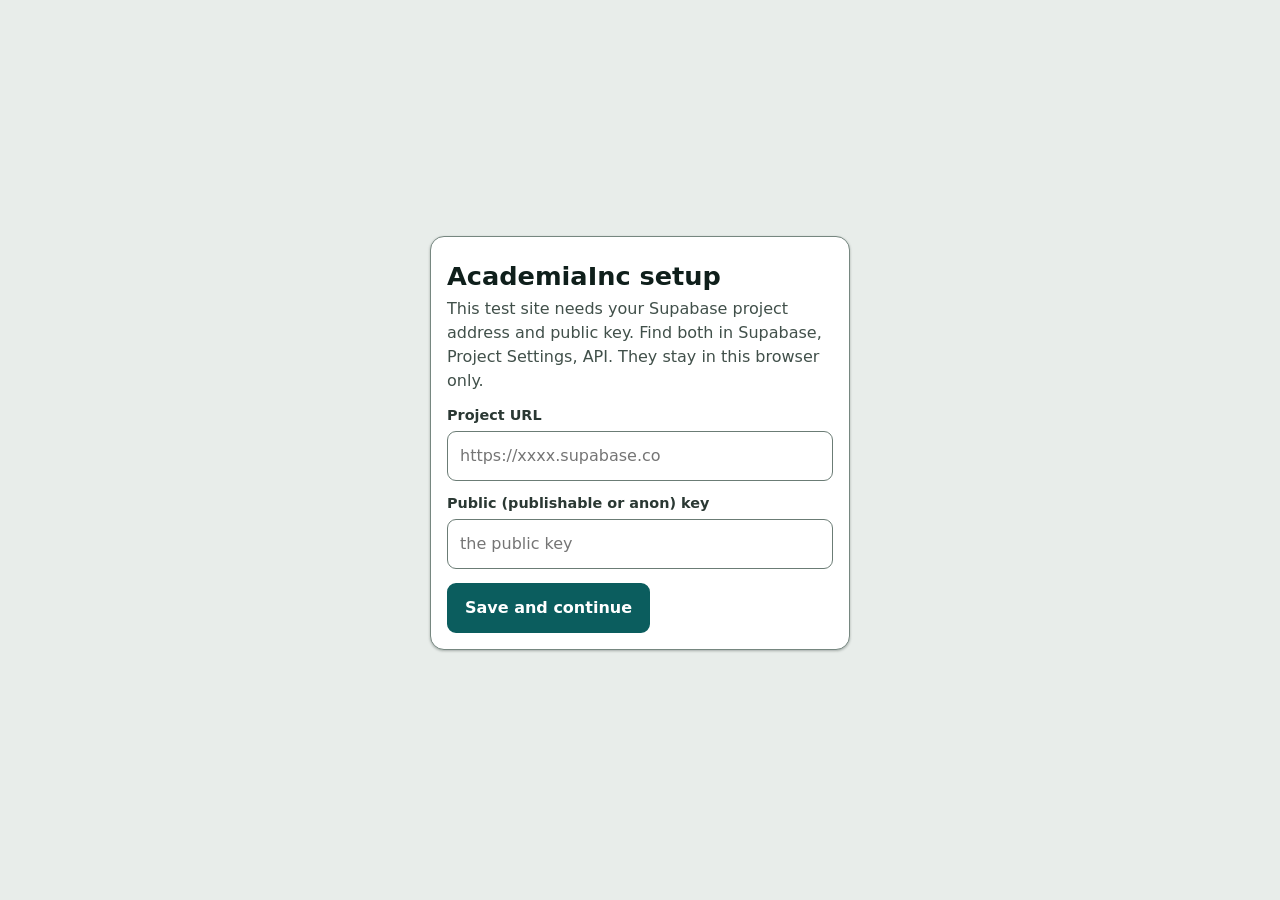
<file: index.html>
<!doctype html>
<html lang="en">
<head>
<meta charset="utf-8">
<meta name="viewport" content="width=device-width, initial-scale=1, viewport-fit=cover">
<meta name="robots" content="noindex">
<meta name="color-scheme" content="light dark">
<title>AcademiaInc</title>
<link rel="stylesheet" href="style.css?v=8">
</head>
<body>
<div id="app"><p style="padding:24px">Loading AcademiaInc…</p></div>
<noscript><p style="padding:24px">AcademiaInc needs JavaScript to run.</p></noscript>
<script src="config.js?v=8"></script>
<script src="api.js?v=8"></script>
<script src="setup.js?v=8"></script>
<script src="students.js?v=8"></script>
<script src="marks.js?v=8"></script>
<script src="marks_import.js?v=8"></script>
<script src="strands.js?v=8"></script>
<script src="app.js?v=8"></script>
</body>
</html>
</file>
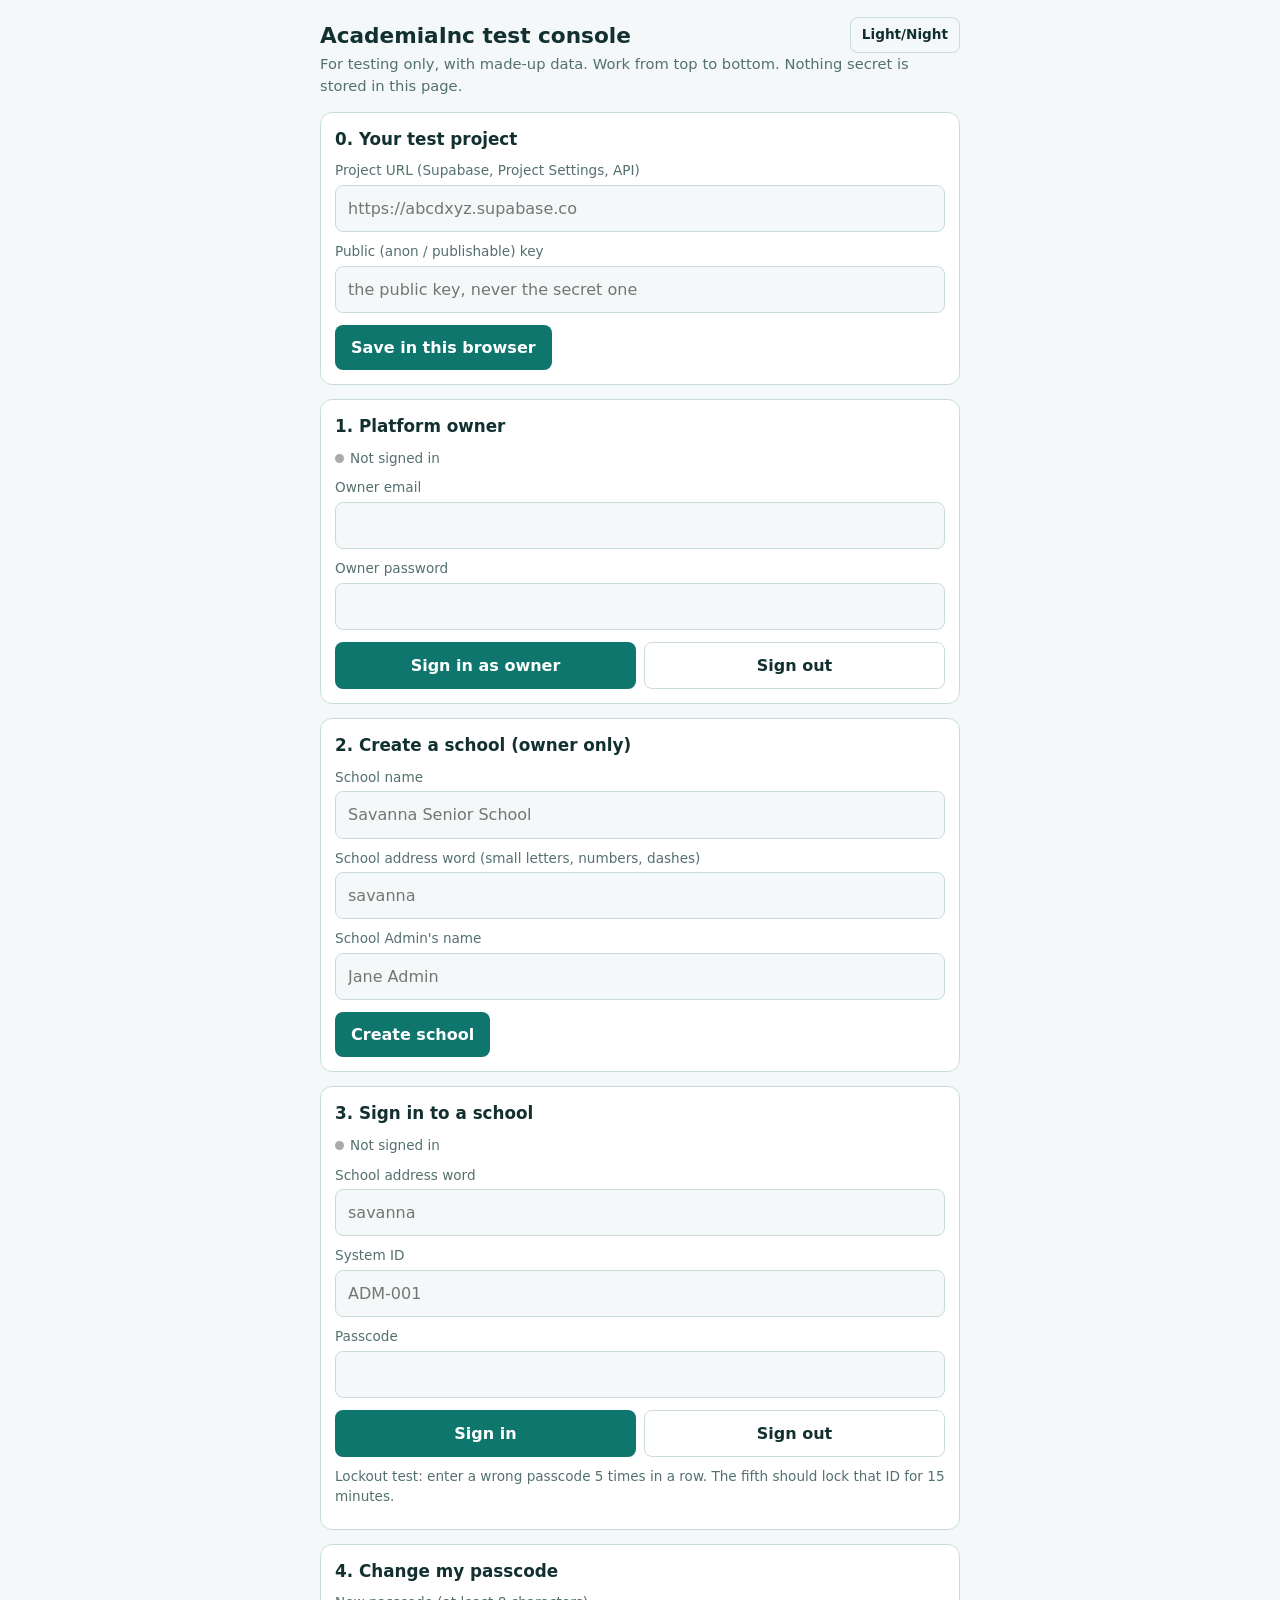
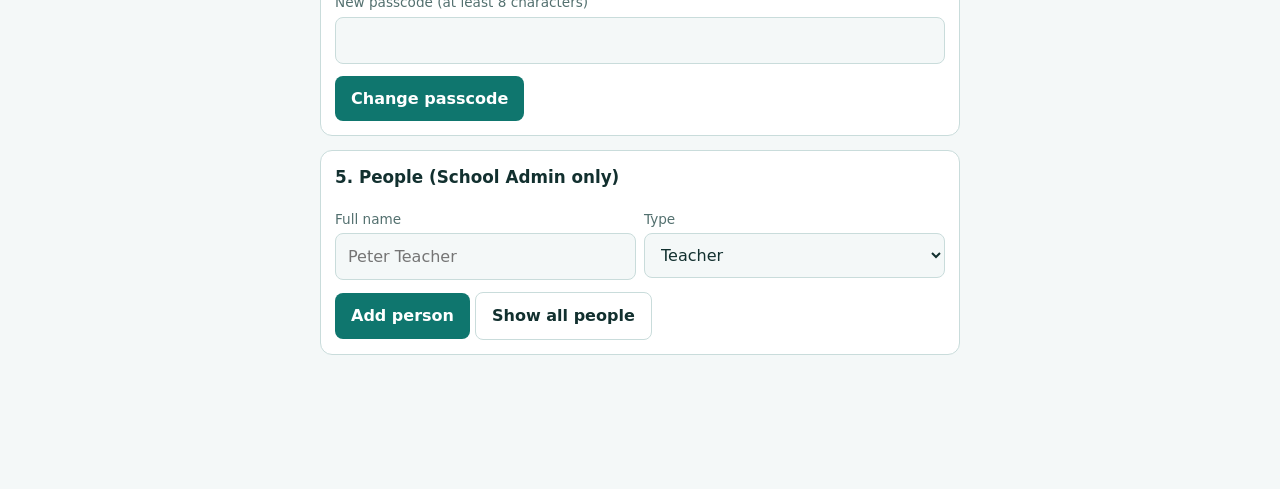
<file: Academic-test.html>
<!doctype html>
<html lang="en">
<head>
<meta charset="utf-8">
<meta name="viewport" content="width=device-width, initial-scale=1">
<meta name="robots" content="noindex">
<title>AcademiaInc test console</title>
<style>
:root{--bg:#f4f8f8;--card:#fff;--ink:#12302f;--mute:#53706f;--line:#c9dcdb;--teal:#0f766e;--teal-ink:#fff;--ok:#0b6b3a;--okbg:#e4f5ea;--bad:#a12121;--badbg:#fdeaea;--warn:#7a5a00;--warnbg:#fff4d6}
@media (prefers-color-scheme:dark){:root:not([data-theme="light"]){--bg:#0d1b1b;--card:#132626;--ink:#e6f2f1;--mute:#9bb5b3;--line:#2a4443;--teal:#2dd4bf;--teal-ink:#06201d;--ok:#7be0a3;--okbg:#0f2c1d;--bad:#ff9b9b;--badbg:#3a1616;--warn:#ffd36b;--warnbg:#3a2f0c}}
:root[data-theme="dark"]{--bg:#0d1b1b;--card:#132626;--ink:#e6f2f1;--mute:#9bb5b3;--line:#2a4443;--teal:#2dd4bf;--teal-ink:#06201d;--ok:#7be0a3;--okbg:#0f2c1d;--bad:#ff9b9b;--badbg:#3a1616;--warn:#ffd36b;--warnbg:#3a2f0c}
*{box-sizing:border-box}
body{margin:0;background:var(--bg);color:var(--ink);font:16px/1.45 system-ui,-apple-system,Segoe UI,Roboto,sans-serif;padding:16px 16px 120px}
main{max-width:640px;margin:0 auto}
h1{font-size:1.35rem;margin:4px 0 2px}
h2{font-size:1.05rem;margin:0 0 10px}
p.sub{color:var(--mute);margin:0 0 16px;font-size:.92rem}
section{background:var(--card);border:1px solid var(--line);border-radius:12px;padding:14px;margin:0 0 14px}
label{display:block;font-size:.85rem;color:var(--mute);margin:10px 0 4px}
input,select{width:100%;padding:11px 12px;border:1px solid var(--line);border-radius:8px;background:var(--bg);color:var(--ink);font:inherit}
input:focus,select:focus,button:focus-visible{outline:2px solid var(--teal);outline-offset:1px}
button{margin-top:12px;padding:11px 16px;border:0;border-radius:8px;background:var(--teal);color:var(--teal-ink);font:inherit;font-weight:600;cursor:pointer}
button.ghost{background:transparent;color:var(--ink);border:1px solid var(--line)}
button.small{padding:7px 11px;margin:0;font-size:.85rem}
button:disabled{opacity:.5}
.row{display:flex;gap:8px;flex-wrap:wrap}
.row>*{flex:1 1 140px}
.msg{margin-top:12px;padding:10px 12px;border-radius:8px;font-size:.92rem;word-break:break-word}
.msg.ok{background:var(--okbg);color:var(--ok)}
.msg.bad{background:var(--badbg);color:var(--bad)}
.msg.warn{background:var(--warnbg);color:var(--warn)}
.pass{font:600 1.25rem ui-monospace,Menlo,Consolas,monospace;letter-spacing:.04em;margin:6px 0;user-select:all}
.status{font-size:.85rem;color:var(--mute);margin:0 0 8px}
.dot{display:inline-block;width:9px;height:9px;border-radius:50%;background:#aaa;margin-right:6px}
.dot.on{background:#1aa76a}
.person{display:flex;align-items:center;justify-content:space-between;gap:8px;padding:8px 0;border-top:1px solid var(--line)}
.person:first-child{border-top:0}
.top{display:flex;justify-content:space-between;align-items:center}
</style>
</head>
<body>
<main>
<div class="top"><h1>AcademiaInc test console</h1><button class="ghost small" id="theme" type="button">Light/Night</button></div>
<p class="sub">For testing only, with made-up data. Work from top to bottom. Nothing secret is stored in this page.</p>

<section id="s0">
  <h2>0. Your test project</h2>
  <label for="url">Project URL (Supabase, Project Settings, API)</label>
  <input id="url" type="url" placeholder="https://abcdxyz.supabase.co" autocomplete="off">
  <label for="key">Public (anon / publishable) key</label>
  <input id="key" type="text" placeholder="the public key, never the secret one" autocomplete="off">
  <button id="save" type="button">Save in this browser</button>
  <div id="m0"></div>
</section>

<section id="s1">
  <h2>1. Platform owner</h2>
  <p class="status"><span class="dot" id="d1"></span><span id="st1">Not signed in</span></p>
  <label for="oe">Owner email</label>
  <input id="oe" type="email" autocomplete="username">
  <label for="op">Owner password</label>
  <input id="op" type="password" autocomplete="current-password">
  <div class="row"><button id="osign" type="button">Sign in as owner</button><button id="oout" class="ghost" type="button">Sign out</button></div>
  <div id="m1"></div>
</section>

<section id="s2">
  <h2>2. Create a school (owner only)</h2>
  <label for="cn">School name</label>
  <input id="cn" placeholder="Savanna Senior School">
  <label for="cs">School address word (small letters, numbers, dashes)</label>
  <input id="cs" placeholder="savanna" autocapitalize="none">
  <label for="ca">School Admin's name</label>
  <input id="ca" placeholder="Jane Admin">
  <button id="mkschool" type="button">Create school</button>
  <div id="m2"></div>
</section>

<section id="s3">
  <h2>3. Sign in to a school</h2>
  <p class="status"><span class="dot" id="d3"></span><span id="st3">Not signed in</span></p>
  <label for="ls">School address word</label>
  <input id="ls" placeholder="savanna" autocapitalize="none">
  <label for="li">System ID</label>
  <input id="li" placeholder="ADM-001" autocapitalize="characters" autocomplete="username">
  <label for="lp">Passcode</label>
  <input id="lp" type="password" autocomplete="current-password">
  <div class="row"><button id="lsign" type="button">Sign in</button><button id="lout" class="ghost" type="button">Sign out</button></div>
  <p class="status" style="margin-top:10px">Lockout test: enter a wrong passcode 5 times in a row. The fifth should lock that ID for 15 minutes.</p>
  <div id="m3"></div>
</section>

<section id="s4">
  <h2>4. Change my passcode</h2>
  <label for="np">New passcode (at least 8 characters)</label>
  <input id="np" type="password" autocomplete="new-password">
  <button id="chg" type="button">Change passcode</button>
  <div id="m4"></div>
</section>

<section id="s5">
  <h2>5. People (School Admin only)</h2>
  <div class="row">
    <div><label for="un">Full name</label><input id="un" placeholder="Peter Teacher"></div>
    <div><label for="uk">Type</label><select id="uk"><option value="staff">Teacher</option><option value="guardian">Parent</option></select></div>
  </div>
  <button id="mkuser" type="button">Add person</button>
  <button id="list" class="ghost" type="button">Show all people</button>
  <div id="m5"></div>
  <div id="people"></div>
</section>
</main>

<script>
"use strict";
const $ = (id) => document.getElementById(id);
const S = { owner: null, school: null };           // tokens live only in memory
function store(k, v){ try{ if(v===undefined) return localStorage.getItem(k); localStorage.setItem(k, v);}catch(_){ return null; } }

function show(id, kind, text, extra){
  const box = $(id); box.replaceChildren();
  const d = document.createElement("div"); d.className = "msg " + kind; d.textContent = text; box.appendChild(d);
  if (extra) box.appendChild(extra);
}
function passBlock(label, who, code){
  const w = document.createElement("div");
  const l = document.createElement("div"); l.textContent = label + " " + who + " - shown once, write it down:";
  const p = document.createElement("div"); p.className = "pass"; p.textContent = code;
  const h = document.createElement("button"); h.type = "button"; h.className = "ghost small"; h.textContent = "Hide passcode";
  h.onclick = () => { w.parentNode && w.parentNode.replaceChildren(); };
  w.append(l, p, h); return w;
}
function cfg(){
  const url = $("url").value.trim().replace(/\/+$/,""), key = $("key").value.trim();
  if(!/^https:\/\/[a-z0-9-]+\.supabase\.co$/i.test(url) || key.length < 20) return null;
  return {url, key};
}
async function call(path, {method="POST", token, body}={}){
  const c = cfg(); if(!c) throw new Error("Save your project URL and public key in step 0 first.");
  const headers = {"apikey": c.key, "Content-Type": "application/json"};
  if(token) headers["Authorization"] = "Bearer " + token;
  const r = await fetch(c.url + path, {method, headers, body: body ? JSON.stringify(body) : undefined});
  let data = null; try{ data = await r.json(); }catch(_){}
  return {status: r.status, data};
}
const fn = (name, token, body) => call("/functions/v1/" + name, {token: token || undefined, body});
function setState(which, on, text){
  $(which==="owner"?"d1":"d3").className = "dot" + (on?" on":"");
  $(which==="owner"?"st1":"st3").textContent = text;
}
function busy(btn, on){ btn.disabled = on; }

$("theme").onclick = () => {
  const r = document.documentElement, cur = r.getAttribute("data-theme");
  const next = cur === "dark" ? "light" : "dark"; r.setAttribute("data-theme", next); store("theme", next);
};
{ const t = store("theme"); if(t==="light"||t==="dark") document.documentElement.setAttribute("data-theme", t); }
$("url").value = store("url") || ""; $("key").value = store("key") || "";

$("save").onclick = () => {
  if(!cfg()) return show("m0","bad","The URL should look like https://xxxx.supabase.co, and the key is the long public one.");
  store("url", $("url").value.trim()); store("key", $("key").value.trim());
  show("m0","ok","Saved in this browser only.");
};

$("osign").onclick = async (e) => {
  busy(e.target, true);
  try{
    const r = await call("/auth/v1/token?grant_type=password", {body:{email:$("oe").value.trim(), password:$("op").value}});
    if(r.status !== 200 || !r.data?.access_token) return show("m1","bad","Sign-in failed. Check the email and password.");
    S.owner = r.data.access_token; $("op").value = "";
    setState("owner", true, "Signed in as the platform owner");
    show("m1","ok","Signed in.");
  }catch(err){ show("m1","bad", err.message); } finally{ busy(e.target,false); }
};
$("oout").onclick = () => { S.owner = null; setState("owner", false, "Not signed in"); show("m1","ok","Signed out."); };

$("mkschool").onclick = async (e) => {
  if(!S.owner) return show("m2","bad","Sign in as the owner first (step 1).");
  busy(e.target, true);
  try{
    const r = await fn("create-school", S.owner, {name:$("cn").value, subdomain:$("cs").value, admin_name:$("ca").value});
    if(r.status !== 200) return show("m2","bad", r.data?.error || "Could not create the school (code " + r.status + ").");
    show("m2","ok","School created. Sign in to it in step 3 with this System ID.", passBlock("Passcode for", r.data.admin_system_id, r.data.passcode));
    $("ls").value = r.data.subdomain; $("li").value = r.data.admin_system_id;
  }catch(err){ show("m2","bad", err.message); } finally{ busy(e.target,false); }
};

$("lsign").onclick = async (e) => {
  busy(e.target, true);
  try{
    const r = await fn("login", null, {school:$("ls").value, system_id:$("li").value, passcode:$("lp").value});
    if(r.status === 200 && r.data?.session){
      S.school = r.data.session.access_token; $("lp").value = "";
      const u = r.data.user;
      setState("school", true, u.full_name + " (" + u.system_id + ", " + u.account_type + ")");
      show("m3", u.must_change_passcode ? "warn" : "ok", u.must_change_passcode ? "Signed in. You must change this passcode in step 4." : "Signed in.");
    } else {
      show("m3", r.status === 429 ? "warn" : "bad", r.data?.error || "Sign-in failed (code " + r.status + ").");
    }
  }catch(err){ show("m3","bad", err.message); } finally{ busy(e.target,false); }
};
$("lout").onclick = () => { S.school = null; hidePeople(); $("m5").replaceChildren(); setState("school", false, "Not signed in"); show("m3","ok","Signed out."); };

$("chg").onclick = async (e) => {
  if(!S.school) return show("m4","bad","Sign in to a school first (step 3).");
  busy(e.target, true);
  try{
    const r = await fn("change-passcode", S.school, {new_passcode:$("np").value});
    if(r.status === 200){ $("np").value = ""; show("m4","ok","Passcode changed. Sign out and sign in again with the new one."); }
    else show("m4","bad", r.data?.error || r.data?.msg || "Could not change it (code " + r.status + ").");
  }catch(err){ show("m4","bad", err.message); } finally{ busy(e.target,false); }
};

$("mkuser").onclick = async (e) => {
  if(!S.school) return show("m5","bad","Sign in as the School Admin first (step 3).");
  busy(e.target, true);
  try{
    const r = await fn("create-user", S.school, {full_name:$("un").value, kind:$("uk").value});
    if(r.status !== 200) return show("m5","bad", r.data?.error || "Could not add the person (code " + r.status + ").");
    show("m5","ok","Added.", passBlock("First passcode for", r.data.system_id, r.data.passcode));
    $("un").value = "";
  }catch(err){ show("m5","bad", err.message); } finally{ busy(e.target,false); }
};

async function loadPeople(){
  const r = await call("/rest/v1/users?select=id,system_id,full_name,account_type,must_change_passcode&order=system_id", {method:"GET", token:S.school});
  const box = $("people"); box.replaceChildren();
  if(r.status !== 200 || !Array.isArray(r.data)) return show("m5","bad","Could not load the list (code " + r.status + ").");
  r.data.forEach((p) => {
    const row = document.createElement("div"); row.className = "person";
    const t = document.createElement("div"); t.textContent = p.system_id + " - " + p.full_name;
    const b = document.createElement("button"); b.type = "button"; b.className = "ghost small"; b.textContent = "Reset passcode";
    b.onclick = async () => {
      b.disabled = true;
      const x = await fn("reset-passcode", S.school, {user_id:p.id});
      if(x.status === 200) show("m5","ok","Reset.", passBlock("New passcode for", x.data.system_id, x.data.passcode));
      else show("m5","bad", x.data?.error || "Could not reset (code " + x.status + ").");
      b.disabled = false;
    };
    if(p.account_type !== "school_admin") row.append(t, b); else row.append(t);
    box.appendChild(row);
  });
}
let peopleOpen = false;
function hidePeople(){ peopleOpen = false; $("people").replaceChildren(); $("list").textContent = "Show all people"; }
$("list").onclick = async (e) => {
  if(peopleOpen) return hidePeople();
  if(!S.school) return show("m5","bad","Sign in as the School Admin first (step 3).");
  busy(e.target, true);
  try{ await loadPeople(); peopleOpen = true; e.target.textContent = "Hide people"; }
  catch(err){ show("m5","bad", err.message); } finally{ busy(e.target,false); }
};
</script>
</body>
</html>
</file>
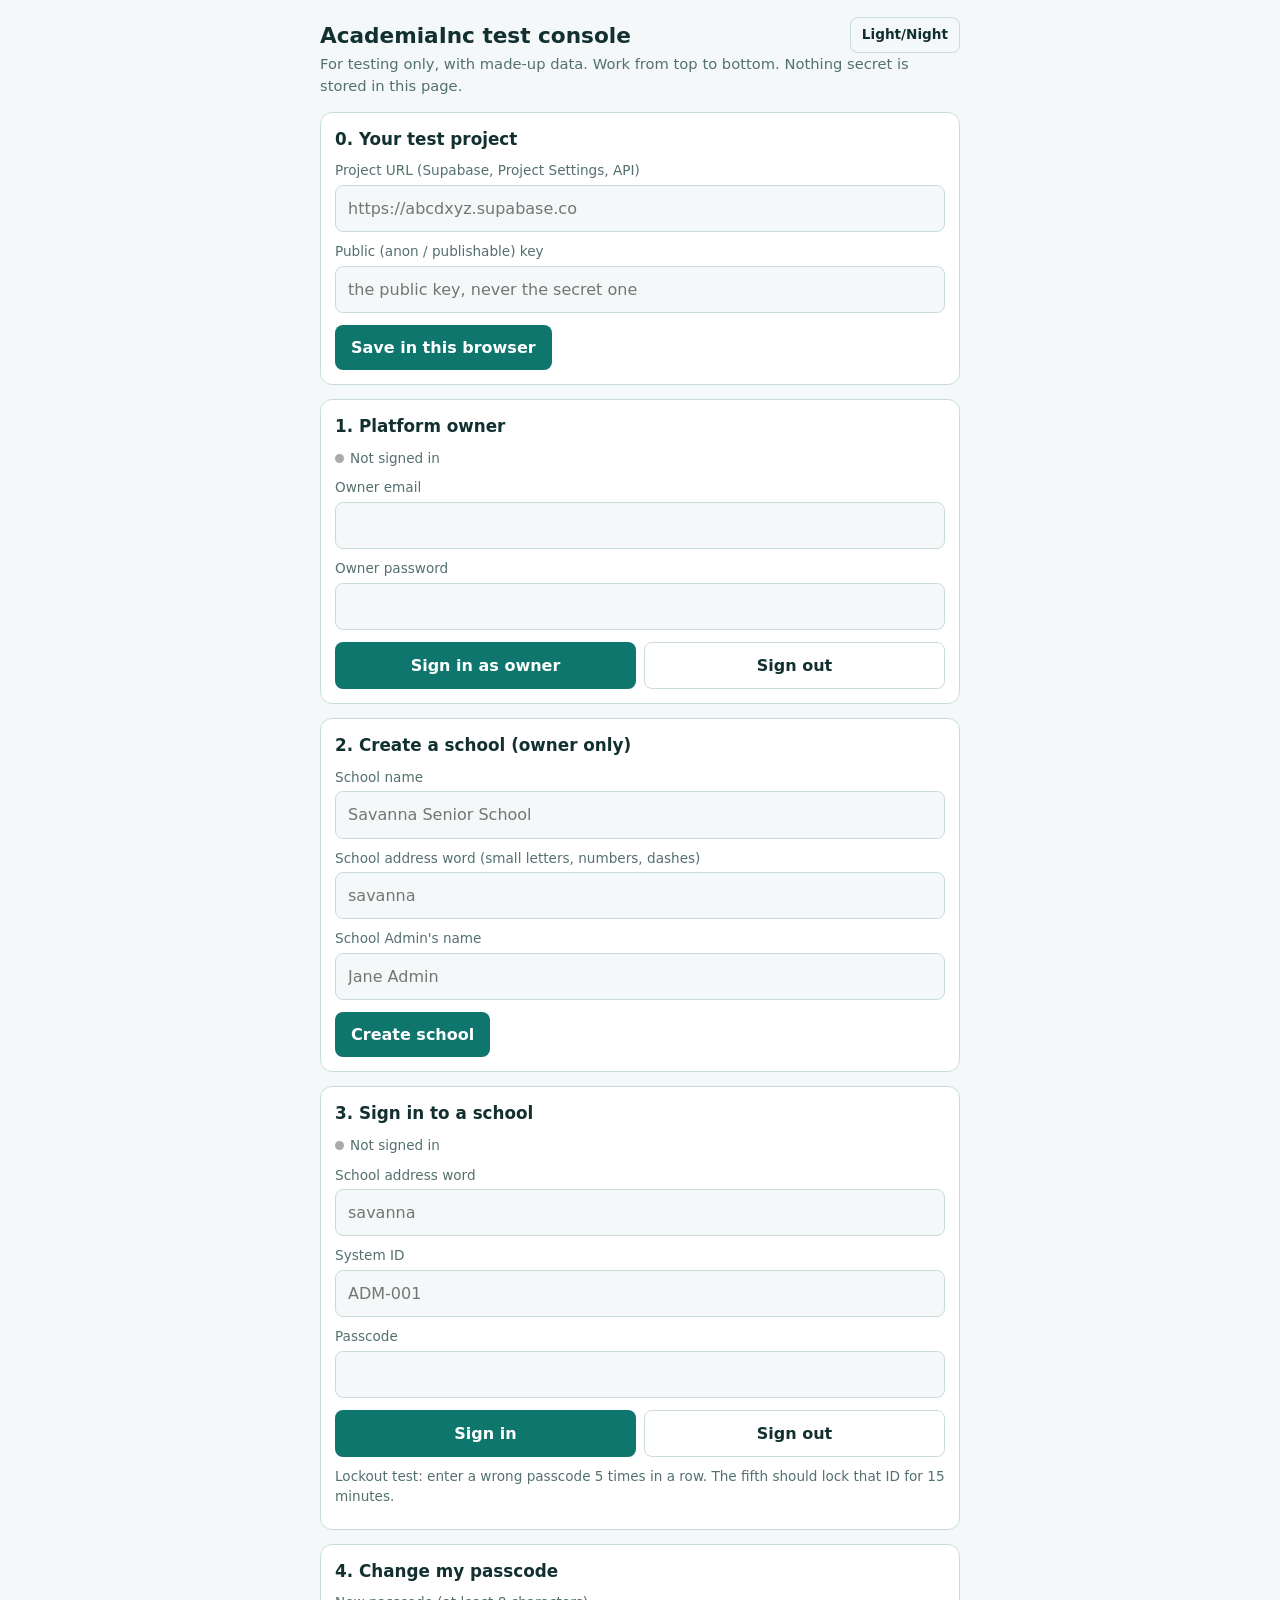
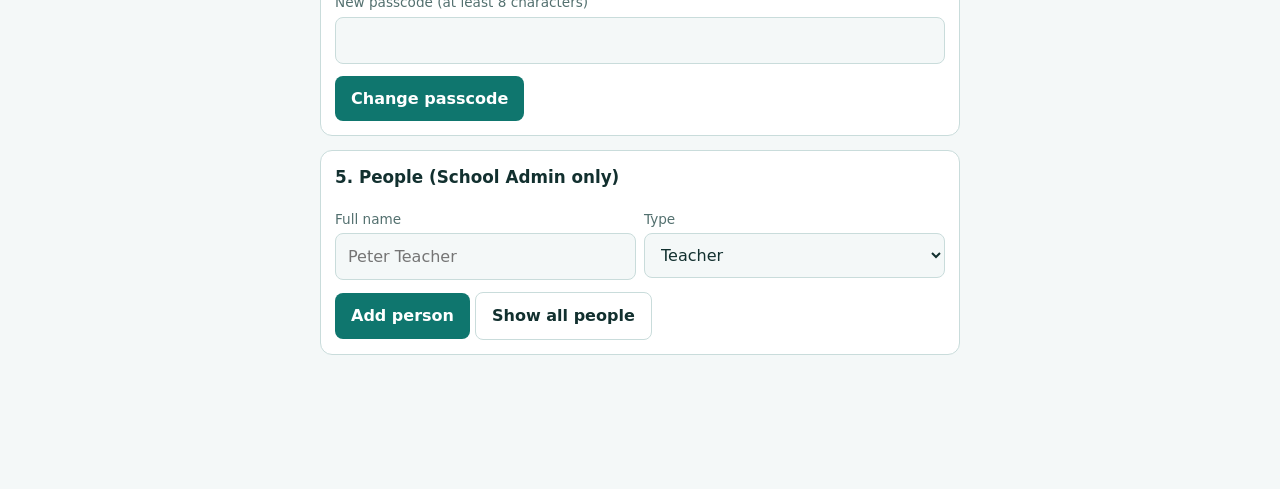
<file: index (1).html>
<!doctype html>
<html lang="en">
<head>
<meta charset="utf-8">
<meta name="viewport" content="width=device-width, initial-scale=1">
<meta name="robots" content="noindex">
<title>AcademiaInc test console</title>
<style>
:root{--bg:#f4f8f8;--card:#fff;--ink:#12302f;--mute:#53706f;--line:#c9dcdb;--teal:#0f766e;--teal-ink:#fff;--ok:#0b6b3a;--okbg:#e4f5ea;--bad:#a12121;--badbg:#fdeaea;--warn:#7a5a00;--warnbg:#fff4d6}
@media (prefers-color-scheme:dark){:root:not([data-theme="light"]){--bg:#0d1b1b;--card:#132626;--ink:#e6f2f1;--mute:#9bb5b3;--line:#2a4443;--teal:#2dd4bf;--teal-ink:#06201d;--ok:#7be0a3;--okbg:#0f2c1d;--bad:#ff9b9b;--badbg:#3a1616;--warn:#ffd36b;--warnbg:#3a2f0c}}
:root[data-theme="dark"]{--bg:#0d1b1b;--card:#132626;--ink:#e6f2f1;--mute:#9bb5b3;--line:#2a4443;--teal:#2dd4bf;--teal-ink:#06201d;--ok:#7be0a3;--okbg:#0f2c1d;--bad:#ff9b9b;--badbg:#3a1616;--warn:#ffd36b;--warnbg:#3a2f0c}
*{box-sizing:border-box}
body{margin:0;background:var(--bg);color:var(--ink);font:16px/1.45 system-ui,-apple-system,Segoe UI,Roboto,sans-serif;padding:16px 16px 120px}
main{max-width:640px;margin:0 auto}
h1{font-size:1.35rem;margin:4px 0 2px}
h2{font-size:1.05rem;margin:0 0 10px}
p.sub{color:var(--mute);margin:0 0 16px;font-size:.92rem}
section{background:var(--card);border:1px solid var(--line);border-radius:12px;padding:14px;margin:0 0 14px}
label{display:block;font-size:.85rem;color:var(--mute);margin:10px 0 4px}
input,select{width:100%;padding:11px 12px;border:1px solid var(--line);border-radius:8px;background:var(--bg);color:var(--ink);font:inherit}
input:focus,select:focus,button:focus-visible{outline:2px solid var(--teal);outline-offset:1px}
button{margin-top:12px;padding:11px 16px;border:0;border-radius:8px;background:var(--teal);color:var(--teal-ink);font:inherit;font-weight:600;cursor:pointer}
button.ghost{background:transparent;color:var(--ink);border:1px solid var(--line)}
button.small{padding:7px 11px;margin:0;font-size:.85rem}
button:disabled{opacity:.5}
.row{display:flex;gap:8px;flex-wrap:wrap}
.row>*{flex:1 1 140px}
.msg{margin-top:12px;padding:10px 12px;border-radius:8px;font-size:.92rem;word-break:break-word}
.msg.ok{background:var(--okbg);color:var(--ok)}
.msg.bad{background:var(--badbg);color:var(--bad)}
.msg.warn{background:var(--warnbg);color:var(--warn)}
.pass{font:600 1.25rem ui-monospace,Menlo,Consolas,monospace;letter-spacing:.04em;margin:6px 0;user-select:all}
.status{font-size:.85rem;color:var(--mute);margin:0 0 8px}
.dot{display:inline-block;width:9px;height:9px;border-radius:50%;background:#aaa;margin-right:6px}
.dot.on{background:#1aa76a}
.person{display:flex;align-items:center;justify-content:space-between;gap:8px;padding:8px 0;border-top:1px solid var(--line)}
.person:first-child{border-top:0}
.top{display:flex;justify-content:space-between;align-items:center}
</style>
</head>
<body>
<main>
<div class="top"><h1>AcademiaInc test console</h1><button class="ghost small" id="theme" type="button">Light/Night</button></div>
<p class="sub">For testing only, with made-up data. Work from top to bottom. Nothing secret is stored in this page.</p>

<section id="s0">
  <h2>0. Your test project</h2>
  <label for="url">Project URL (Supabase, Project Settings, API)</label>
  <input id="url" type="url" placeholder="https://abcdxyz.supabase.co" autocomplete="off">
  <label for="key">Public (anon / publishable) key</label>
  <input id="key" type="text" placeholder="the public key, never the secret one" autocomplete="off">
  <button id="save" type="button">Save in this browser</button>
  <div id="m0"></div>
</section>

<section id="s1">
  <h2>1. Platform owner</h2>
  <p class="status"><span class="dot" id="d1"></span><span id="st1">Not signed in</span></p>
  <label for="oe">Owner email</label>
  <input id="oe" type="email" autocomplete="username">
  <label for="op">Owner password</label>
  <input id="op" type="password" autocomplete="current-password">
  <div class="row"><button id="osign" type="button">Sign in as owner</button><button id="oout" class="ghost" type="button">Sign out</button></div>
  <div id="m1"></div>
</section>

<section id="s2">
  <h2>2. Create a school (owner only)</h2>
  <label for="cn">School name</label>
  <input id="cn" placeholder="Savanna Senior School">
  <label for="cs">School address word (small letters, numbers, dashes)</label>
  <input id="cs" placeholder="savanna" autocapitalize="none">
  <label for="ca">School Admin's name</label>
  <input id="ca" placeholder="Jane Admin">
  <button id="mkschool" type="button">Create school</button>
  <div id="m2"></div>
</section>

<section id="s3">
  <h2>3. Sign in to a school</h2>
  <p class="status"><span class="dot" id="d3"></span><span id="st3">Not signed in</span></p>
  <label for="ls">School address word</label>
  <input id="ls" placeholder="savanna" autocapitalize="none">
  <label for="li">System ID</label>
  <input id="li" placeholder="ADM-001" autocapitalize="characters" autocomplete="username">
  <label for="lp">Passcode</label>
  <input id="lp" type="password" autocomplete="current-password">
  <div class="row"><button id="lsign" type="button">Sign in</button><button id="lout" class="ghost" type="button">Sign out</button></div>
  <p class="status" style="margin-top:10px">Lockout test: enter a wrong passcode 5 times in a row. The fifth should lock that ID for 15 minutes.</p>
  <div id="m3"></div>
</section>

<section id="s4">
  <h2>4. Change my passcode</h2>
  <label for="np">New passcode (at least 8 characters)</label>
  <input id="np" type="password" autocomplete="new-password">
  <button id="chg" type="button">Change passcode</button>
  <div id="m4"></div>
</section>

<section id="s5">
  <h2>5. People (School Admin only)</h2>
  <div class="row">
    <div><label for="un">Full name</label><input id="un" placeholder="Peter Teacher"></div>
    <div><label for="uk">Type</label><select id="uk"><option value="staff">Teacher</option><option value="guardian">Parent</option></select></div>
  </div>
  <button id="mkuser" type="button">Add person</button>
  <button id="list" class="ghost" type="button">Show all people</button>
  <div id="m5"></div>
  <div id="people"></div>
</section>
</main>

<script>
"use strict";
const $ = (id) => document.getElementById(id);
const S = { owner: null, school: null };           // tokens live only in memory
function store(k, v){ try{ if(v===undefined) return localStorage.getItem(k); localStorage.setItem(k, v);}catch(_){ return null; } }

function show(id, kind, text, extra){
  const box = $(id); box.replaceChildren();
  const d = document.createElement("div"); d.className = "msg " + kind; d.textContent = text; box.appendChild(d);
  if (extra) box.appendChild(extra);
}
function passBlock(label, who, code){
  const w = document.createElement("div");
  const l = document.createElement("div"); l.textContent = label + " " + who + " - shown once, write it down:";
  const p = document.createElement("div"); p.className = "pass"; p.textContent = code;
  w.append(l, p); return w;
}
function cfg(){
  const url = $("url").value.trim().replace(/\/+$/,""), key = $("key").value.trim();
  if(!/^https:\/\/[a-z0-9-]+\.supabase\.co$/i.test(url) || key.length < 20) return null;
  return {url, key};
}
async function call(path, {method="POST", token, body}={}){
  const c = cfg(); if(!c) throw new Error("Save your project URL and public key in step 0 first.");
  const headers = {"apikey": c.key, "Content-Type": "application/json"};
  if(token) headers["Authorization"] = "Bearer " + token;
  const r = await fetch(c.url + path, {method, headers, body: body ? JSON.stringify(body) : undefined});
  let data = null; try{ data = await r.json(); }catch(_){}
  return {status: r.status, data};
}
const fn = (name, token, body) => call("/functions/v1/" + name, {token: token || undefined, body});
function setState(which, on, text){
  $(which==="owner"?"d1":"d3").className = "dot" + (on?" on":"");
  $(which==="owner"?"st1":"st3").textContent = text;
}
function busy(btn, on){ btn.disabled = on; }

$("theme").onclick = () => {
  const r = document.documentElement, cur = r.getAttribute("data-theme");
  const next = cur === "dark" ? "light" : "dark"; r.setAttribute("data-theme", next); store("theme", next);
};
{ const t = store("theme"); if(t==="light"||t==="dark") document.documentElement.setAttribute("data-theme", t); }
$("url").value = store("url") || ""; $("key").value = store("key") || "";

$("save").onclick = () => {
  if(!cfg()) return show("m0","bad","The URL should look like https://xxxx.supabase.co, and the key is the long public one.");
  store("url", $("url").value.trim()); store("key", $("key").value.trim());
  show("m0","ok","Saved in this browser only.");
};

$("osign").onclick = async (e) => {
  busy(e.target, true);
  try{
    const r = await call("/auth/v1/token?grant_type=password", {body:{email:$("oe").value.trim(), password:$("op").value}});
    if(r.status !== 200 || !r.data?.access_token) return show("m1","bad","Sign-in failed. Check the email and password.");
    S.owner = r.data.access_token; $("op").value = "";
    setState("owner", true, "Signed in as the platform owner");
    show("m1","ok","Signed in.");
  }catch(err){ show("m1","bad", err.message); } finally{ busy(e.target,false); }
};
$("oout").onclick = () => { S.owner = null; setState("owner", false, "Not signed in"); show("m1","ok","Signed out."); };

$("mkschool").onclick = async (e) => {
  if(!S.owner) return show("m2","bad","Sign in as the owner first (step 1).");
  busy(e.target, true);
  try{
    const r = await fn("create-school", S.owner, {name:$("cn").value, subdomain:$("cs").value, admin_name:$("ca").value});
    if(r.status !== 200) return show("m2","bad", r.data?.error || "Could not create the school (code " + r.status + ").");
    show("m2","ok","School created. Sign in to it in step 3 with this System ID.", passBlock("Passcode for", r.data.admin_system_id, r.data.passcode));
    $("ls").value = r.data.subdomain; $("li").value = r.data.admin_system_id;
  }catch(err){ show("m2","bad", err.message); } finally{ busy(e.target,false); }
};

$("lsign").onclick = async (e) => {
  busy(e.target, true);
  try{
    const r = await fn("login", null, {school:$("ls").value, system_id:$("li").value, passcode:$("lp").value});
    if(r.status === 200 && r.data?.session){
      S.school = r.data.session.access_token; $("lp").value = "";
      const u = r.data.user;
      setState("school", true, u.full_name + " (" + u.system_id + ", " + u.account_type + ")");
      show("m3", u.must_change_passcode ? "warn" : "ok", u.must_change_passcode ? "Signed in. You must change this passcode in step 4." : "Signed in.");
    } else {
      show("m3", r.status === 429 ? "warn" : "bad", r.data?.error || "Sign-in failed (code " + r.status + ").");
    }
  }catch(err){ show("m3","bad", err.message); } finally{ busy(e.target,false); }
};
$("lout").onclick = () => { S.school = null; $("people").replaceChildren(); setState("school", false, "Not signed in"); show("m3","ok","Signed out."); };

$("chg").onclick = async (e) => {
  if(!S.school) return show("m4","bad","Sign in to a school first (step 3).");
  busy(e.target, true);
  try{
    const r = await fn("change-passcode", S.school, {new_passcode:$("np").value});
    if(r.status === 200){ $("np").value = ""; show("m4","ok","Passcode changed. Sign out and sign in again with the new one."); }
    else show("m4","bad", r.data?.error || r.data?.msg || "Could not change it (code " + r.status + ").");
  }catch(err){ show("m4","bad", err.message); } finally{ busy(e.target,false); }
};

$("mkuser").onclick = async (e) => {
  if(!S.school) return show("m5","bad","Sign in as the School Admin first (step 3).");
  busy(e.target, true);
  try{
    const r = await fn("create-user", S.school, {full_name:$("un").value, kind:$("uk").value});
    if(r.status !== 200) return show("m5","bad", r.data?.error || "Could not add the person (code " + r.status + ").");
    show("m5","ok","Added.", passBlock("First passcode for", r.data.system_id, r.data.passcode));
    $("un").value = "";
  }catch(err){ show("m5","bad", err.message); } finally{ busy(e.target,false); }
};

async function loadPeople(){
  const r = await call("/rest/v1/users?select=id,system_id,full_name,account_type,must_change_passcode&order=system_id", {method:"GET", token:S.school});
  const box = $("people"); box.replaceChildren();
  if(r.status !== 200 || !Array.isArray(r.data)) return show("m5","bad","Could not load the list (code " + r.status + ").");
  r.data.forEach((p) => {
    const row = document.createElement("div"); row.className = "person";
    const t = document.createElement("div"); t.textContent = p.system_id + " - " + p.full_name;
    const b = document.createElement("button"); b.type = "button"; b.className = "ghost small"; b.textContent = "Reset passcode";
    b.onclick = async () => {
      b.disabled = true;
      const x = await fn("reset-passcode", S.school, {user_id:p.id});
      if(x.status === 200) show("m5","ok","Reset.", passBlock("New passcode for", x.data.system_id, x.data.passcode));
      else show("m5","bad", x.data?.error || "Could not reset (code " + x.status + ").");
      b.disabled = false;
    };
    if(p.account_type !== "school_admin") row.append(t, b); else row.append(t);
    box.appendChild(row);
  });
}
$("list").onclick = async (e) => {
  if(!S.school) return show("m5","bad","Sign in as the School Admin first (step 3).");
  busy(e.target, true); try{ await loadPeople(); }catch(err){ show("m5","bad", err.message); } finally{ busy(e.target,false); }
};
</script>
</body>
</html>
</file>
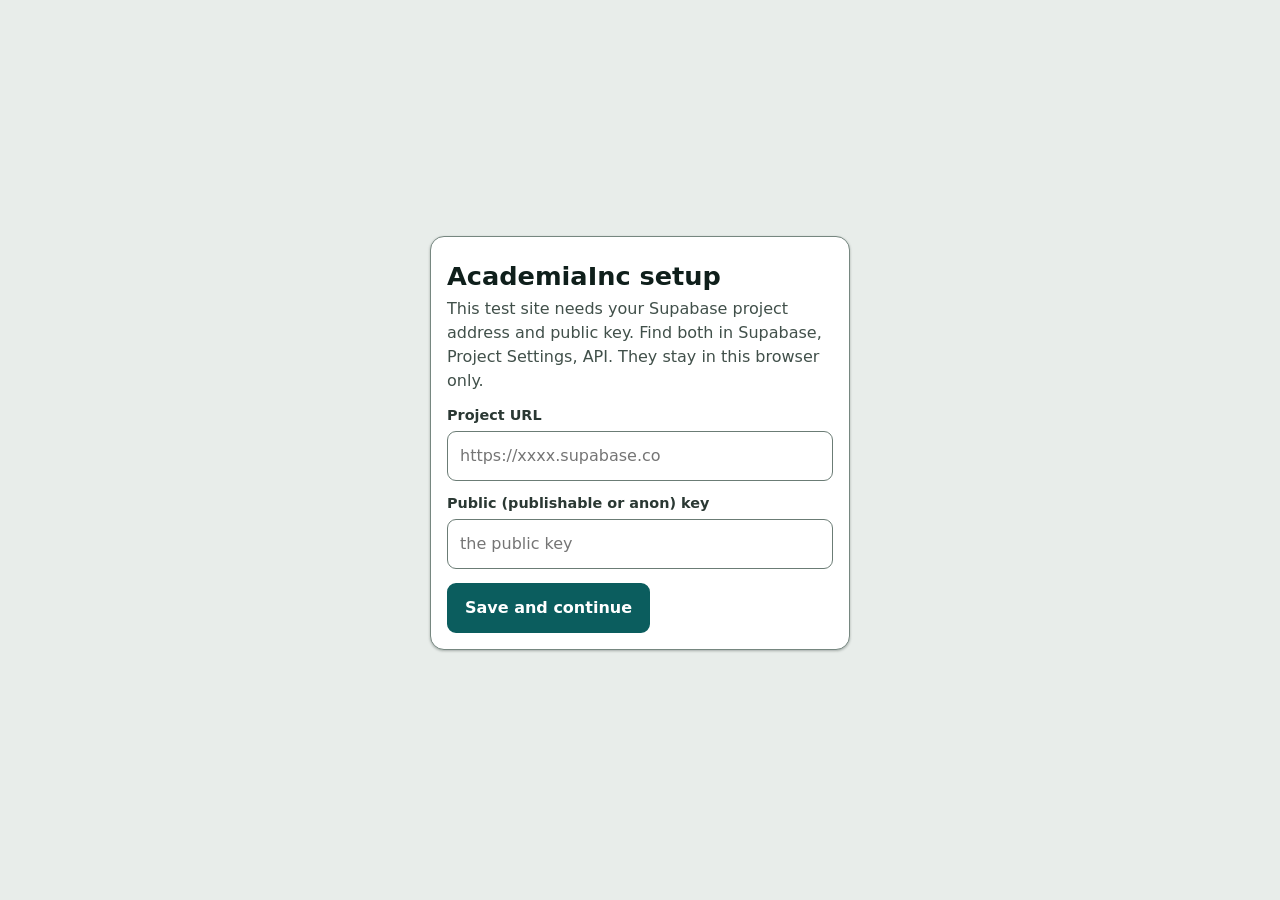
<file: owner.html>
<!doctype html>
<html lang="en">
<head>
<meta charset="utf-8">
<meta name="viewport" content="width=device-width, initial-scale=1, viewport-fit=cover">
<meta name="robots" content="noindex">
<meta name="color-scheme" content="light dark">
<title>AcademiaInc</title>
<link rel="stylesheet" href="style.css?v=8">
</head>
<body>
<div id="app"><p style="padding:24px">Loading AcademiaInc…</p></div>
<noscript><p style="padding:24px">AcademiaInc needs JavaScript to run.</p></noscript>
<script>window.ACADEMIA_ENTRY = "owner";</script>
<script src="config.js?v=8"></script>
<script src="api.js?v=8"></script>
<script src="setup.js?v=8"></script>
<script src="students.js?v=8"></script>
<script src="marks.js?v=8"></script>
<script src="marks_import.js?v=8"></script>
<script src="strands.js?v=8"></script>
<script src="app.js?v=8"></script>
</body>
</html>
</file>
<file: style.css>
:root{--bg:#E8EDEA;--bg2:#F2F5F3;--surface:#FFFFFF;--subtle:#DDE5E0;--subtle2:#D3DCD7;--track:#C9D4CE;--hl:#E3F1EF;--border:#768780;--border2:#6B7C75;--input:#6B7C75;--rowline:#C3CEC8;--text:#0F1F1B;--text2:#2A3833;--muted:#41504A;--primary:#0B5D5E;--accent:#0B5D5E;--nav:#0B3B3C;--green-fg:#17582F;--green-bg:#DDF1E3;--blue-fg:#193F86;--blue-fg2:#12306B;--blue-bg:#DCE7FA;--amber-fg:#7A4200;--amber-fg2:#5E3200;--amber-bg:#FFEBC2;--amber-bd:#B8791A;--amber-bar:#B96A00;--red-fg:#8F1F14;--red-bg:#FBE1DD;--teal-fg:#073A39;--teal-bg:#D7ECEA;--bar-soft:#6F9A96;--bar-mid:#5A8782;}
:root[data-theme="dark"]{--bg:#0E1513;--bg2:#121B18;--surface:#16201D;--subtle:#1F2B27;--subtle2:#24312D;--track:#2B3A35;--hl:#17302D;--border:#5A726B;--border2:#6C837C;--input:#7F948D;--rowline:#243430;--text:#E8F0ED;--text2:#C3D3CD;--muted:#B5C6C0;--primary:#11807B;--accent:#5ED1CA;--nav:#0A2625;--green-fg:#7FD39B;--green-bg:#12301F;--blue-fg:#A4C2F7;--blue-fg2:#B7CEF8;--blue-bg:#16284A;--amber-fg:#F2C46B;--amber-fg2:#F5D48C;--amber-bg:#33260B;--amber-bd:#6B5320;--amber-bar:#E09A2E;--red-fg:#FF9D90;--red-bg:#3D1915;--teal-fg:#86DAD4;--teal-bg:#12312F;--bar-soft:#4E8782;--bar-mid:#4A8A85;color-scheme:dark}

*{box-sizing:border-box}
html{-webkit-text-size-adjust:100%}
body{margin:0;background:var(--bg);color:var(--text);font:16px/1.5 system-ui,-apple-system,"Segoe UI",Roboto,sans-serif;min-height:100vh;min-height:100dvh}
h1{font-size:1.5rem;margin:0 0 4px;line-height:1.25}
h2{font-size:1.1rem;margin:0 0 8px}
p{margin:0 0 10px}
.muted{color:var(--muted)}
.small{font-size:.875rem}
a{color:var(--accent)}
header.top{background:var(--nav);color:#fff;display:flex;align-items:center;justify-content:space-between;gap:10px;padding:10px 16px;position:sticky;top:0;z-index:20}
header.top .brand{font-weight:700;font-size:1.1rem;letter-spacing:.01em;display:flex;align-items:center;gap:8px}
.logo{width:26px;height:26px;border-radius:7px;background:#5ED1CA;color:#06302e;display:inline-flex;align-items:center;justify-content:center;font-weight:800}
header.top .who{display:flex;align-items:center;gap:8px;min-width:0}
header.top .who span.name{font-size:.85rem;opacity:.9;max-width:24vw;overflow:hidden;text-overflow:ellipsis;white-space:nowrap}
nav.tabs{background:var(--bg2);border-bottom:1px solid var(--border);display:flex;gap:4px;overflow-x:auto;padding:0 12px;-webkit-overflow-scrolling:touch}
nav.tabs a{padding:12px 14px;text-decoration:none;color:var(--text2);white-space:nowrap;border-bottom:3px solid transparent;font-weight:600;font-size:.95rem}
nav.tabs a[aria-current="page"]{color:var(--accent);border-bottom-color:var(--accent)}
nav.tabs a.soon{opacity:.55;pointer-events:none;font-weight:500}
main{max-width:1000px;margin:0 auto;padding:18px 16px 80px}
.card{background:var(--surface);border:1px solid var(--border);border-radius:14px;padding:16px;margin:0 0 14px;box-shadow:0 1px 3px rgba(15,31,27,.20),0 1px 2px rgba(15,31,27,.12)}
:root[data-theme="dark"] .card{box-shadow:none}
.grid{display:grid;gap:12px;grid-template-columns:repeat(auto-fit,minmax(150px,1fr));margin:0 0 14px}
.tile{background:var(--surface);border:1px solid var(--border);border-radius:14px;padding:14px}
.tile .n{font-size:1.7rem;font-weight:700;line-height:1.1}
.tile .l{color:var(--muted);font-size:.85rem}
label{display:block;font-weight:600;font-size:.9rem;margin:12px 0 4px;color:var(--text2)}
input,select{width:100%;padding:12px;border:1.5px solid var(--input);border-radius:9px;background:var(--surface);color:var(--text);font:inherit;scroll-margin-top:120px}
input:focus,select:focus,button:focus-visible,a:focus-visible,summary:focus-visible{outline:3px solid var(--accent);outline-offset:2px}
.hint{color:var(--muted);font-size:.85rem;margin-top:4px}
.row{display:flex;gap:10px;flex-wrap:wrap;align-items:flex-end}
.row>*{flex:1 1 180px}
.btns{display:flex;gap:8px;flex-wrap:wrap;margin-top:14px}
button,.btn{font:inherit;font-weight:600;border-radius:9px;padding:11px 16px;cursor:pointer;border:2px solid var(--accent);background:var(--primary);color:#fff;text-decoration:none;display:inline-block}
button.secondary,.btn.secondary{background:transparent;color:var(--accent)}
button.danger{background:var(--red-bg);color:var(--red-fg);border-color:var(--red-fg)}
button.sm{padding:6px 11px;font-size:.85rem;border-width:1.5px}
button:disabled{opacity:.5;cursor:not-allowed}
.banner{display:flex;gap:10px;align-items:flex-start;border-radius:10px;padding:11px 13px;margin:12px 0;border:1.5px solid;font-size:.95rem}
.banner .ico{flex:0 0 22px;height:22px;border-radius:50%;display:inline-flex;align-items:center;justify-content:center;font-weight:800;font-size:.8rem;color:#fff}
.banner.ok{background:var(--green-bg);color:var(--green-fg);border-color:var(--green-fg)}.banner.ok .ico{background:var(--green-fg)}
.banner.err{background:var(--red-bg);color:var(--red-fg);border-color:var(--red-fg)}.banner.err .ico{background:var(--red-fg)}
.banner.warn{background:var(--amber-bg);color:var(--amber-fg2);border-color:var(--amber-bd)}.banner.warn .ico{background:var(--amber-bar)}
.banner.info{background:var(--blue-bg);color:var(--blue-fg2);border-color:var(--blue-fg)}.banner.info .ico{background:var(--blue-fg)}
:root[data-theme="dark"] .banner .ico{color:#0E1513}
.badge{display:inline-block;border-radius:999px;padding:2px 10px;font-size:.78rem;font-weight:700;border:1px solid currentColor}
.badge.ok{color:var(--green-fg);background:var(--green-bg)}.badge.warn{color:var(--amber-fg);background:var(--amber-bg)}.badge.err{color:var(--red-fg);background:var(--red-bg)}.badge.info{color:var(--blue-fg);background:var(--blue-bg)}
.list{border:1px solid var(--border);border-radius:12px;overflow:hidden;background:var(--surface)}
.item{display:flex;gap:10px;justify-content:space-between;align-items:center;flex-wrap:wrap;padding:12px 14px;border-top:1px solid var(--rowline)}
.item:first-child{border-top:0}
.item .main{min-width:0;flex:1 1 220px}
.item .t{font-weight:700;word-break:break-word}
.item .s{color:var(--muted);font-size:.85rem;word-break:break-word}
.item .acts{display:flex;gap:6px;flex-wrap:wrap}
.counts{display:flex;gap:14px;flex-wrap:wrap;font-size:.85rem;color:var(--text2);margin-top:4px}
.pill-tabs{display:flex;gap:6px;flex-wrap:wrap;margin:0 0 12px}
.pill-tabs button{padding:7px 14px;font-size:.88rem;background:transparent;color:var(--text2);border-color:var(--border2)}
.pill-tabs button[aria-pressed="true"]{background:var(--primary);color:#fff;border-color:var(--accent)}
.pass{font:700 1.5rem ui-monospace,Menlo,Consolas,monospace;letter-spacing:.06em;background:var(--hl);border:1.5px dashed var(--accent);border-radius:10px;padding:10px 14px;margin:8px 0;user-select:all;word-break:break-all}
dialog{border:1.5px solid var(--border);border-radius:16px;padding:0;max-width:min(480px,calc(100vw - 24px));width:100%;background:var(--surface);color:var(--text)}
dialog::backdrop{background:rgba(5,15,13,.6)}
dialog .in{padding:18px}
.center{min-height:calc(100dvh - 0px);display:flex;align-items:center;justify-content:center;padding:20px 16px}
.signin{width:100%;max-width:420px}
.signin .hero{text-align:center;margin-bottom:14px}
.signin .hero .logo{width:44px;height:44px;font-size:1.4rem;border-radius:12px}
.signin h1{font-size:1.6rem;margin-top:8px}
.foot{text-align:center;margin-top:14px;font-size:.85rem;color:var(--muted)}
.pwrow{display:flex;gap:8px}.pwrow input{flex:1}.pwrow button{flex:0 0 auto}
.themebtn,.signout{white-space:nowrap;flex:none}
.themebtn{min-width:42px;font-size:1.05rem;line-height:1}
.themebtn{background:transparent;color:#fff;border:1.5px solid rgba(255,255,255,.5);padding:6px 10px;font-size:.85rem}
.signout{background:transparent;color:#fff;border:1.5px solid rgba(255,255,255,.5);padding:6px 10px;font-size:.85rem}
.loading{color:var(--muted);padding:20px 0}
@media print{
  body.print-slip>*:not(dialog){display:none!important}
  body.print-slip dialog{position:static;border:2px solid #000;box-shadow:none;max-width:none;color:#000;background:#fff}
  body.print-slip dialog .noprint{display:none!important}
}

/* Tick boxes keep their natural size (the general input rule would stretch them) */
input[type=checkbox],input[type=radio]{width:22px;height:22px;padding:0;flex:0 0 22px;margin:0;accent-color:var(--accent)}
label.item .main{flex:1 1 0;min-width:0}
label.item .main > div:last-child{min-width:0;flex:1 1 auto}
label.item{flex-wrap:nowrap;gap:12px}
label.item .badge{flex:0 0 auto;white-space:nowrap}
</file>
